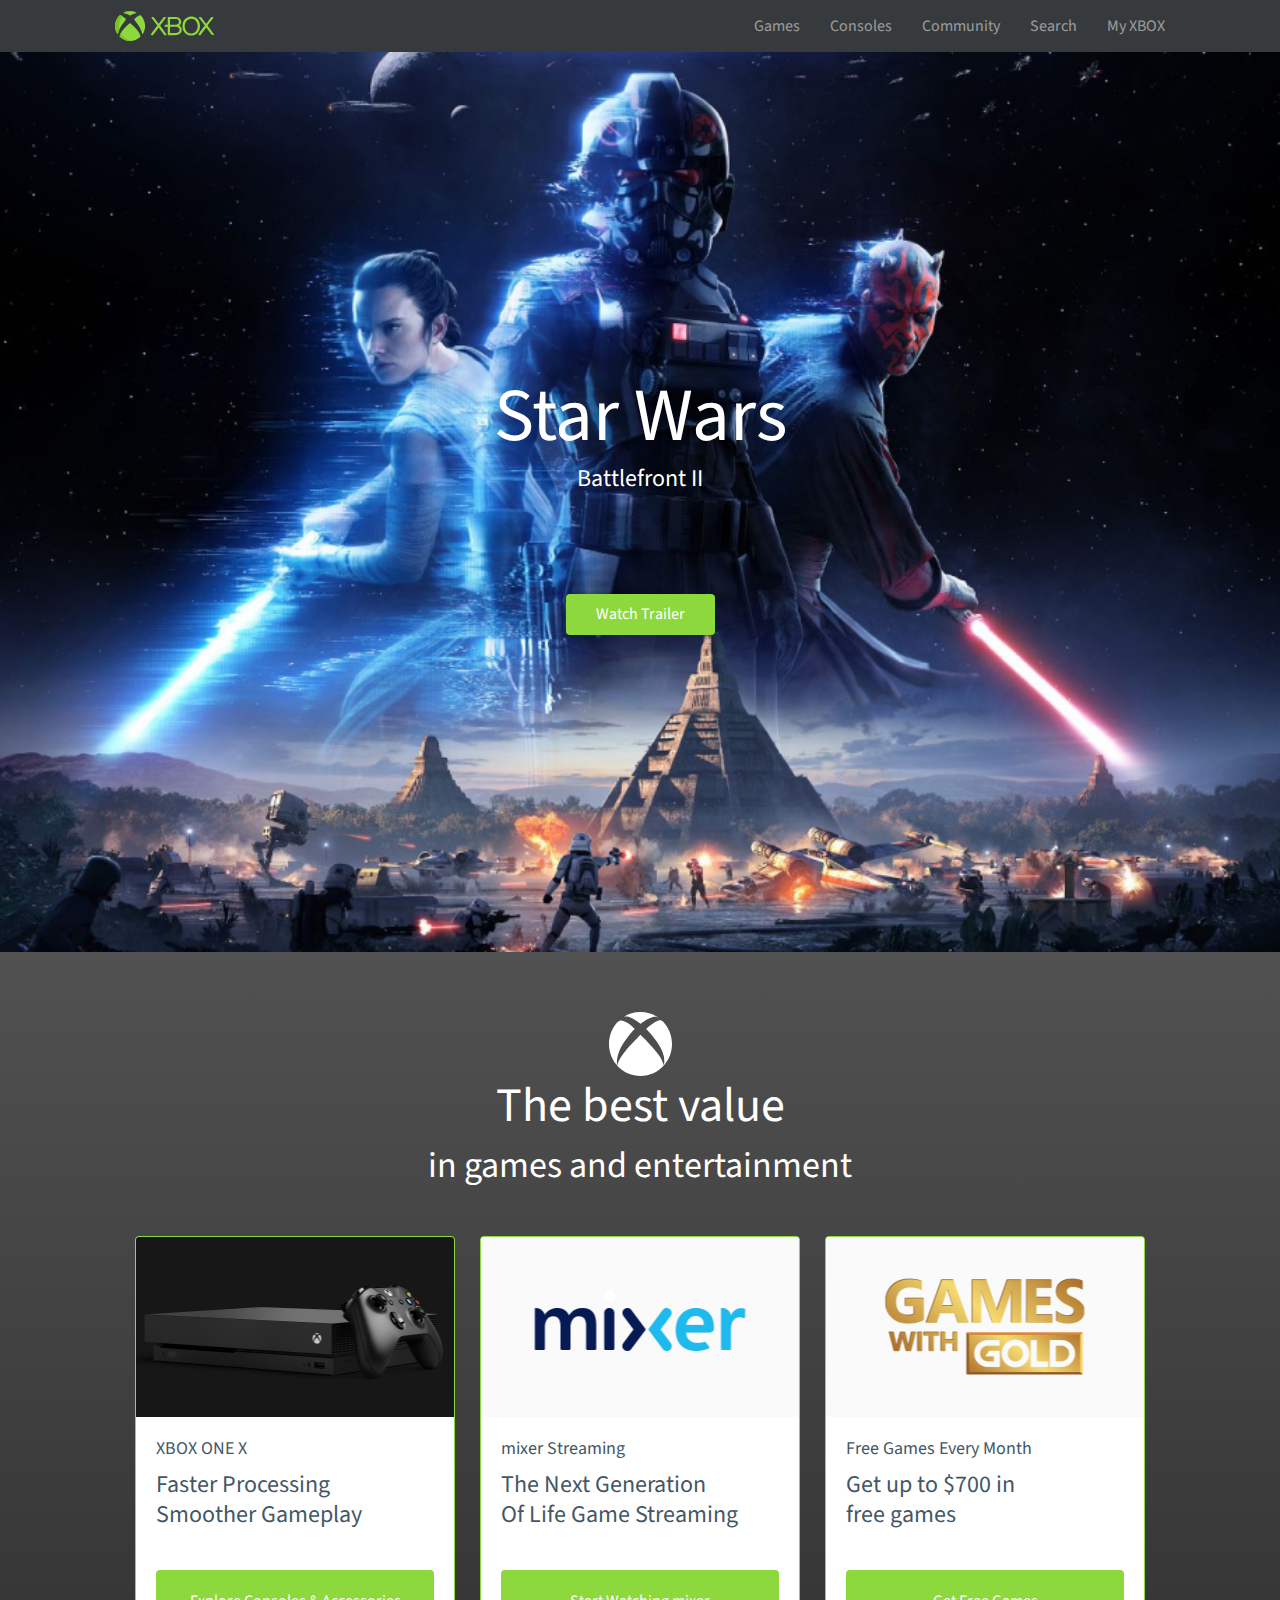
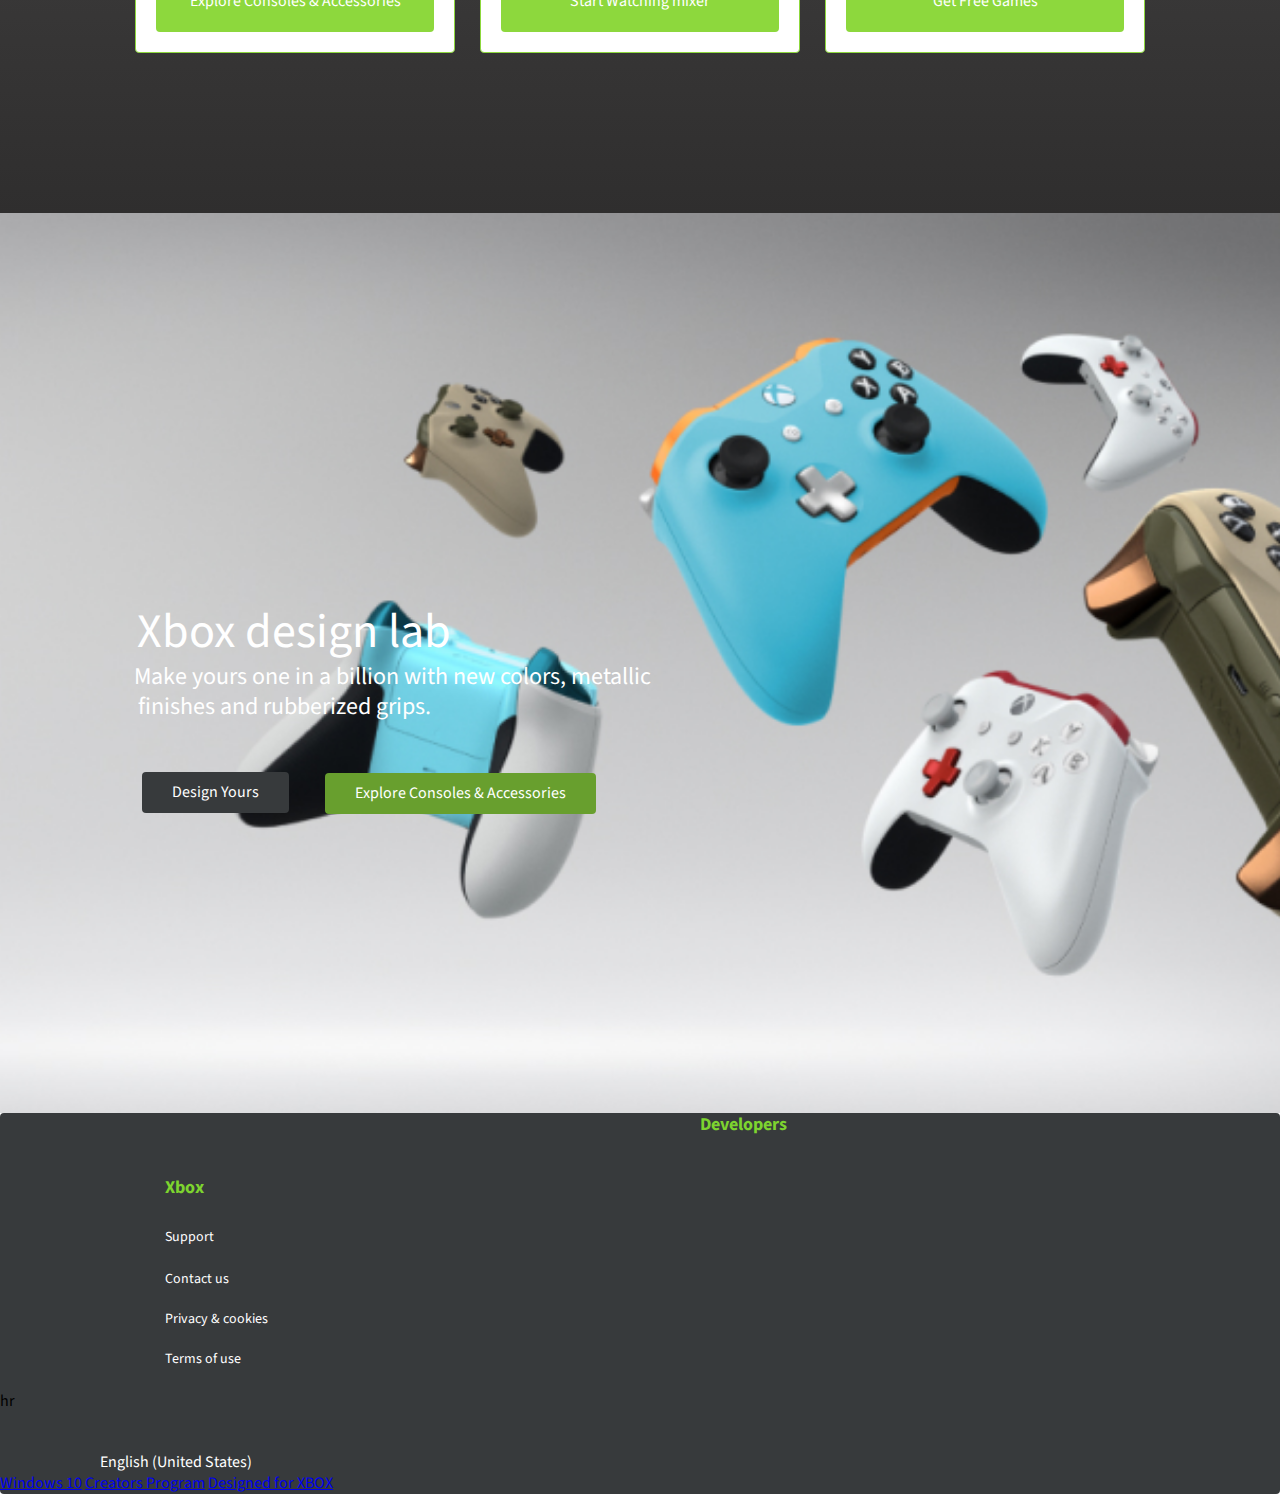
<file: index.html>
<!DOCTYPE html>
<html lang="en">

<head>
	<meta charset="UTF-8">
	<meta http-equiv="X-UA-Compatible" content="IE=edge">
	<meta name="viewport" content="width=device-width, initial-scale=1.0">
	<title>consoles</title>

	<link rel="shortcut icon" href="images/xbox_logo_icon_169692.png" type="image/x-icon">

	<link rel="preconnect" href="https://fonts.googleapis.com">
	<link rel="preconnect" href="https://fonts.gstatic.com" crossorigin>
	<link href="https://fonts.googleapis.com/css2?family=Source+Sans+Pro:wght@400;700&display=swap" rel="stylesheet">

	<link rel="stylesheet" href="css/Style.css">
</head>


<body>

	<header class="header">
		<div class="container  container-header">
			<nav class="menu">
				<img class="header-logo" src="images/xbox.svg" alt="xbox_logotipe">
				<div class="menu_icon">
				</div>
				<div class="menu-body">
					<a class="menu-link" href="index.html">Games</a>
					<a class="menu-link" href="consoles.html">Consoles</a>
					<a class="menu-link" href="">Community</a>
					<a class="menu-link" href="">Search</a>
					<a class="menu-link" href="">My XBOX</a>
				</div>
			</nav>
		</div>
	</header>


	<main>
		<section class="Home">
			<h1 class="Home-tytle">
				Star Wars
			</h1>
			<p class="Home-text">
				Battlefront II
			</p>
			<a class="Home-Button" href="https://www.youtube.com/watch?v=_q51LZ2HpbE" target="_blank">Watch Trailer</a>

		</section>


	</main>



	<main>
		<section class="games">

			<div class="container">
				<img class="games-logo" src="images/games-logo.svg" alt="LogoXbox">
				<h2 class="games-tytle">
					The best value
				</h2>
				<p class="games-subtytle">
					in games and entertainment
				</p>

				<div class="games-row">


					<div class="card">
						<div class="card-image card-image-01 "></div>
						<div class="card-content">
							<h3 class="card-tytle">XBOX ONE X</h3>
							<p class="card-text">
								Faster Processing <br>
								Smoother Gameplay
							</p>
							<a class="card-button" href="#">
								Explore Consoles & Accessories
							</a>
						</div>
					</div>

					<div class="card">
						<div class="card-image card-image-02 "></div>
						<div class="card-content">
							<h3 class="card-tytle">mixer Streaming</h3>
							<p class="card-text">
								The Next Generation <br>
								Of Life Game Streaming

							</p>
							<a class="card-button" href="#">
								Start Watching mixer
							</a>
						</div>
					</div>

					<div class="card">
						<div class="card-image card-image-03 "></div>
						<div class="card-content">
							<h3 class="card-tytle">Free Games Every Month</h3>
							<p class="card-text">
								Get up to $700 in <br>
								free games

							</p>
							<a class="card-button" href="#">
								Get Free Games
							</a>
						</div>
					</div>

				</div>


			</div>

			</div>





			</div>

		</section>




	</main>



	<main>




















	</main>





























	<main>



		<section class="home2">
			<h1 class="home2-tytle">
				Xbox design lab
			</h1>
			<p class="home-text3">

				Make yours one in a billion with new colors, metallic
			</p>
			<p class="home-text2">
				finishes and rubberized grips.
			</p>
			<a class="home-button2" href="https://www.xbox.com/ru-RU" target="_blank">Design Yours</a>
			<a class="home-button3" href="https://www.xbox.com/en-US/accessories" target="_blank">Explore Consoles &
				Accessories</a>
		</section>










	</main>



	<main>


		<section>



















		</section>


	</main>




	<footer class="footer">
		<section class="fotter">

			<p class="Developers-f">
				Developers
			</p>

			<p class="Xbox-f">
				Xbox
			</p>



			<a class="Support-f" href="#" target="_blank ">Support</a> <br>


			<a class="Contact-us-f" href="#" target="_blank">Contact us</a> <br>


			<a class="Privacy-cookies-f" href="#" target="_blank">Privacy & cookies </a> <br>


			<a class="Terms-of-use-f" href="#" target="_blank">Terms of use </a> <br>

			<p>hr</p>

			<a class="English-United-States" target="_blank" href="#">English (United States)</a>





			<a class="games-f" href=""></a>

			<a class="Windows-10-f" href="#">Windows 10</a>

			<a class="Creators-Program-f" target="_blank" href="#">Creators Program</a>

			<a class="Designed-for-XBOX-f" href="#">Designed for XBOX</a>


		</section>

	</footer>









	<script src="js/script.js"></script>
</body>

</html>
</file>
<file: css/Style.css>
* {
	margin: 0;
	padding: 0;
	box-sizing: border-box;
}
body {
	font-family: "Source Sans Pro", sans-serif;
}

a {
	font-family: "Source Sans Pro", sans-serif;
}

.container {
	max-width: 1050px;
	margin: 0 auto;
}

.Home {
	display: flex;
	flex-direction: column;
	align-items: center;
	justify-content: center;
	height: 100vh;
	min-height: 100vh;
	background: url(../images/Star-Wars-Battlefront-II-combat.jpg) no-repeat
		center / cover;
}

.Home-tytle {
	font-family: "Source Sans Pro";
	font-style: normal;
	font-weight: 400;
	font-size: 75px;
	line-height: 94px;
	color: #ffffff;
}

.Home-text {
	font-family: "Source Sans Pro";
	font-style: normal;
	font-weight: 400;
	font-size: 24px;
	line-height: 30px;
	color: #ffffff;
	margin-bottom: 100px;
}

.Home-Button {
	font-family: "Source Sans Pro";
	font-style: normal;
	font-weight: 400;
	font-size: 16px;
	line-height: 21px;
	color: #ffffff;
	text-decoration: none;
	background: #8dd83d;
	border-radius: 4px;
	padding: 10px 30px;
	transition: all 0.7s ease 0s;
}

.Home-Button:hover {
	background: #436222;
	box-shadow: 0 0 10px 0 #436222;
}

.home2 {
	display: flex;
	flex-direction: column;
	align-items: center;
	justify-content: center;
	height: 100vh;
	min-height: 100vh;
	background: url(../images/BB.jpg) no-repeat center / cover;
}

.home-text2 {
	font-family: "Source Sans Pro";
	font-style: normal;
	font-weight: 400;
	font-size: 24px;
	line-height: 30px;
	color: #ffffff;
	margin-right: 79vh;
}

.home2-tytle {
	font-family: "Source Sans Pro";
	font-style: normal;
	font-weight: 400;
	font-size: 48px;
	line-height: 60px;
	color: #ffffff;
	margin-right: 77vh;
}
.home-text3 {
	font-family: "Source Sans Pro";
	font-style: normal;
	font-weight: 400;
	font-size: 24px;
	line-height: 30px;
	color: #ffffff;
	margin-right: 55vh;
}
.home-button2 {
	font-family: "Source Sans Pro";
	font-style: normal;
	font-weight: 400;
	font-size: 16px;
	line-height: 21px;
	color: #ffffff;
	text-decoration: none;
	background: #373a3c;
	border-radius: 4px;
	padding: 10px 30px;
	transition: all 0.7s ease 0s;
	margin-right: 95vh;
	margin-bottom: 50vh;
}

.home-button2:hover {
	background: #424446;
	box-shadow: 0 0 10px 0 rgb(77, 78, 78);
}

.home-button2 {
	margin: 50px;
	margin-right: 100vh;
}

.home-button3 {
	font-family: "Source Sans Pro";
	font-style: normal;
	font-weight: 400;
	font-size: 16px;
	line-height: 21px;
	color: #ffffff;
	text-decoration: none;
	background: #689f2e;
	border-radius: 4px;
	padding: 10px 30px;
	transition: all 0.7s ease 0s;
}

.home-button3 {
	margin: -90px;
	margin-right: 30vh;
}

.home-button3:hover {
	background: #8dd83d;
	box-shadow: #436222;
}

.games {
	background: linear-gradient(rgb(82, 81, 81), rgb(47, 46, 46));
	padding: 60px 0 160px 0;
}

.games-logo {
	display: block;
	margin: 0 auto;
}

.games-tytle {
	text-align: center;
	font-family: "Source Sans Pro";
	font-style: normal;
	font-weight: 400;
	font-size: 48px;
	line-height: 60px;
	color: #ffffff;
}

.games-subtytle {
	text-align: center;
	font-family: "Source Sans Pro";
	font-style: normal;
	font-weight: 400;
	font-size: 36px;
	line-height: 60px;
	color: #ffffff;
	margin-bottom: 40px;
}

.games-row {
	display: flex;
	justify-content: center;
	gap: 25px;
	flex-wrap: wrap;
}

.card {
	max-width: 320px;
	flex: 0 0 320px;
	background: #ffffff;
	border-radius: 4px;
	border: 1px solid #8dd83d;
	overflow: hidden;
}

.card-image {
	height: 180px;
}

.card-image-01 {
	background: url(../images/card-image-01.jpg) no-repeat center / cover;
}

.card-image-02 {
	background: url(../images/card-imagg-02.jpg) no-repeat center / cover;
}

.card-image-03 {
	background: url(../images/card-imagr-03.jpg) no-repeat center / cover;
}

.card-content {
	padding: 20px;
}

.card-tytle {
	font-family: "Source Sans Pro";
	font-style: normal;
	font-weight: 400;
	font-size: 18px;
	line-height: 23px;
	color: #435766;
	margin-bottom: 10px;
}

.card-text {
	font-family: "Source Sans Pro";
	font-style: normal;
	font-weight: 400;
	font-size: 24px;
	line-height: 30px;
	color: #435766;
	margin-bottom: 40px;
}

.card-button {
	display: block;
	text-align: center;
	text-decoration: none;
	background: #8dd83d;
	padding: 20px;
	border-radius: 4px;
	color: #ffffff;
}

.card-button:hover {
	background: #5b961d;
	box-shadow: #527828;
}

.exclucive-games {
	background: url(../images/Backround-three-slyde.jpg) no-repeat center / cover;
}

.games-tytle2 {
	font-family: "Source Sans Pro";
	font-style: normal;
	font-weight: 700;
	font-size: 45px;
	line-height: 57px;
	text-align: center;
	color: #8dd83d;
}

.header {
	background: #373a3c;
	padding: 11px;
}

.menu {
	display: flex;
	align-items: center;
	justify-content: space-between;
}

.header-logo {
	height: 30px;
}

.menu_icon {
	flex: 0 0 30px;
	width: 30px;
	height: 30px;
	background: url(../images/Menu_icon.png) no-repeat center / cover;
	display: none;
}

.menu-body {
	display: flex;
	align-items: center;
	column-gap: 30px;
}

.menu-link {
	font-size: 16px;
	line-height: 16px;
	color: rgba(255, 255, 255, 0.5);
	text-decoration: none;
	transition: all 0.7s ease 0s;
}

.menu-link:hover {
	color: #ffffff;
	text-shadow: 0 0 5px #ffffff;
}

@media (max-width: 600px) {
	.menu_icon {
		display: block;
		position: relative;
		z-index: 11;
	}
	.header-logo {
		position: relative;
		z-index: 11;
	}

	.menu_icon.active {
		background: url(../images/close_icon.png) no-repeat center / cover;
	}
	.menu-body {
		position: fixed;
		left: 0;
		top: -100%;
		width: 100%;
		height: 100%;
		background: #000;
		flex-direction: column;
		align-items: center;
		justify-content: center;
		row-gap: 30px;
		transition: all 0.7s ease 0s;
	}

	.menu-body.active {
		top: 0;
	}

	body.active {
		overflow: hidden;
	}

	.Home-tytle {
		font-style: 40px;
	}
}

.fotter {
	background: #373a3c;
	border-radius: 4px;
}

.Xbox-f {
	font-family: "Source Sans Pro";
	font-style: normal;
	font-weight: 700;
	font-size: 18px;
	line-height: 23px;
	color: #7dd42f;
	border-radius: 4px;
	padding: 40px 30px 4px 165px;
	transition: all 0.7s ease 0s;
}

.Support-f {
	font-family: "Source Sans Pro";
	font-style: normal;
	font-weight: 400;
	font-size: 14px;
	line-height: 18px;
	color: #ffffff;
	margin-top: 25px;
	text-decoration: none;
	display: block;
	padding: 0px 0px 2px 165px;
	transition: all 0.7s ease 0s;
}

.Contact-us-f {
	font-family: "Source Sans Pro";
	font-style: normal;
	font-weight: 400;
	font-size: 14px;
	line-height: 18px;
	color: #ffffff;
	text-decoration: none;
	display: block;
	padding: 0 0 0 165px;
	transition: all 0.7s ease 0s;
}

.Privacy-cookies-f {
	font-family: "Source Sans Pro";
	font-style: normal;
	font-weight: 400;
	font-size: 14px;
	line-height: 18px;
	color: #ffffff;
	text-decoration: none;
	border-radius: 4px;
	display: block;
	padding: 0 0 0 165px;
	transition: all 0.7s ease 0s;
}
.Developers-f {
	font-family: "Source Sans Pro";
	font-style: normal;
	font-weight: 700;
	font-size: 18px;
	line-height: 23px;
	color: #7dd42f;
	display: block;
	margin-left: 700px;
}

.Terms-of-use-f {
	font-family: "Source Sans Pro";
	font-style: normal;
	font-weight: 400;
	font-size: 14px;
	line-height: 18px;
	color: #ffffff;
	text-decoration: none;
	border-radius: 4px;
	display: block;
	padding: 0 0 0 165px;
	transition: all 0.7s ease 0s;
}

.English-United-States {
	font-family: "Source Sans Pro";
	font-style: normal;
	font-weight: 400;
	font-size: 16px;
	line-height: 20px;
	color: #ffffff;
	display: block;
	padding: 40px 0 0 100px;
	text-decoration: none;
}

.Games-f {
	font-family: "Source Sans Pro";
	font-style: normal;
	font-weight: 400;
	font-size: 14px;
	line-height: 18px;
	color: #ffffff;
}
</file>
